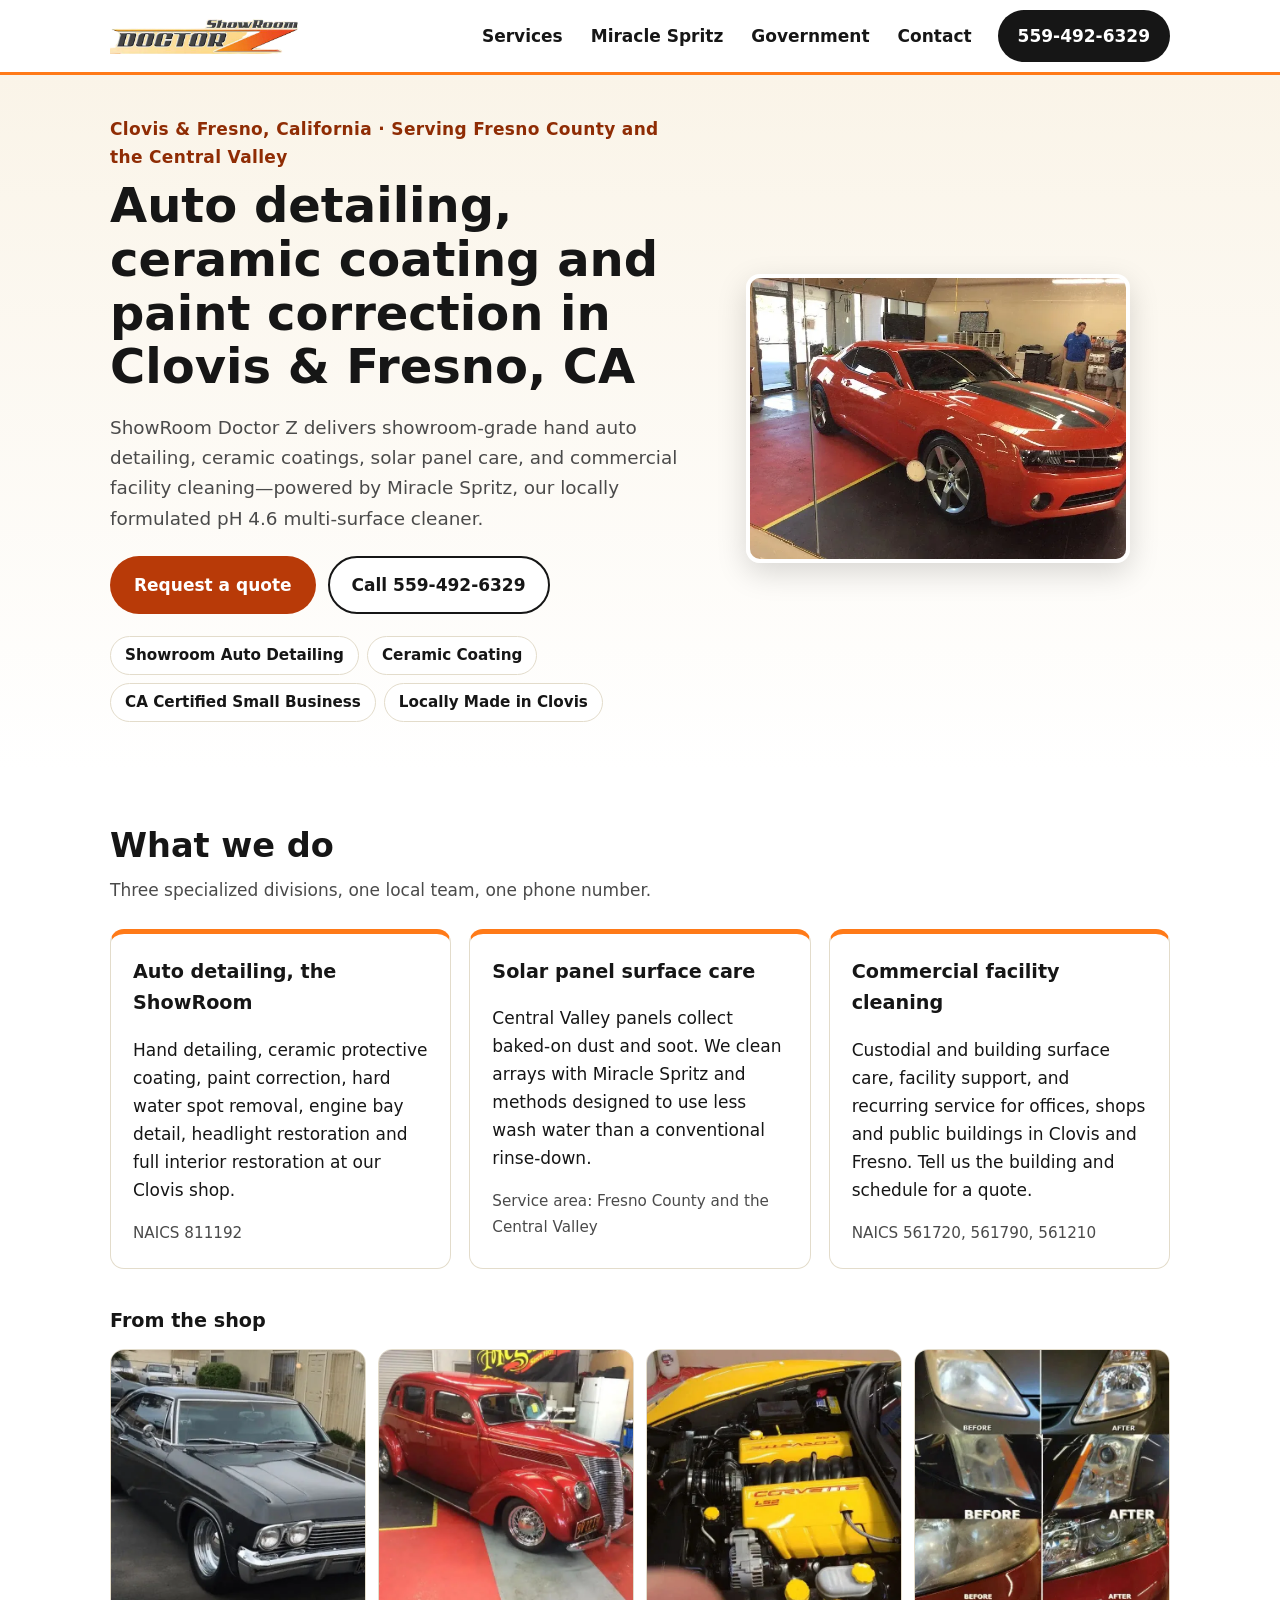
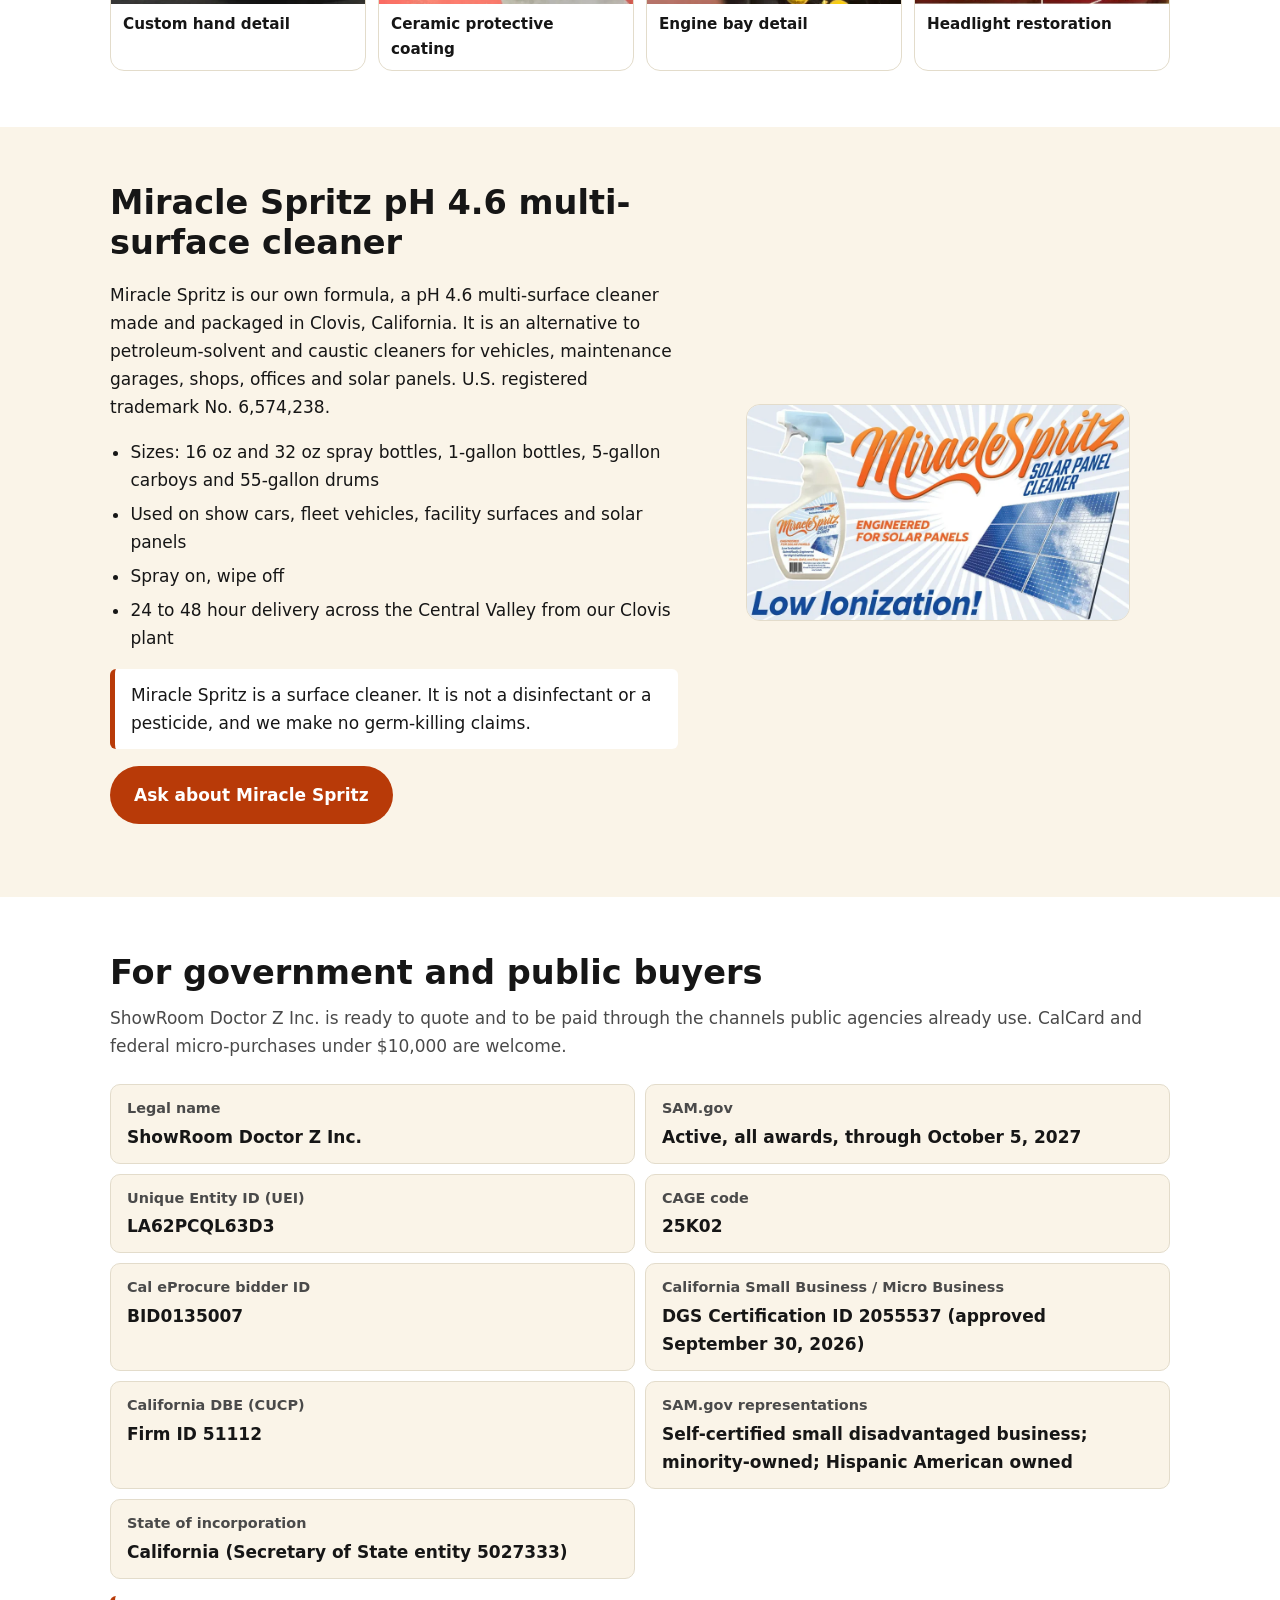
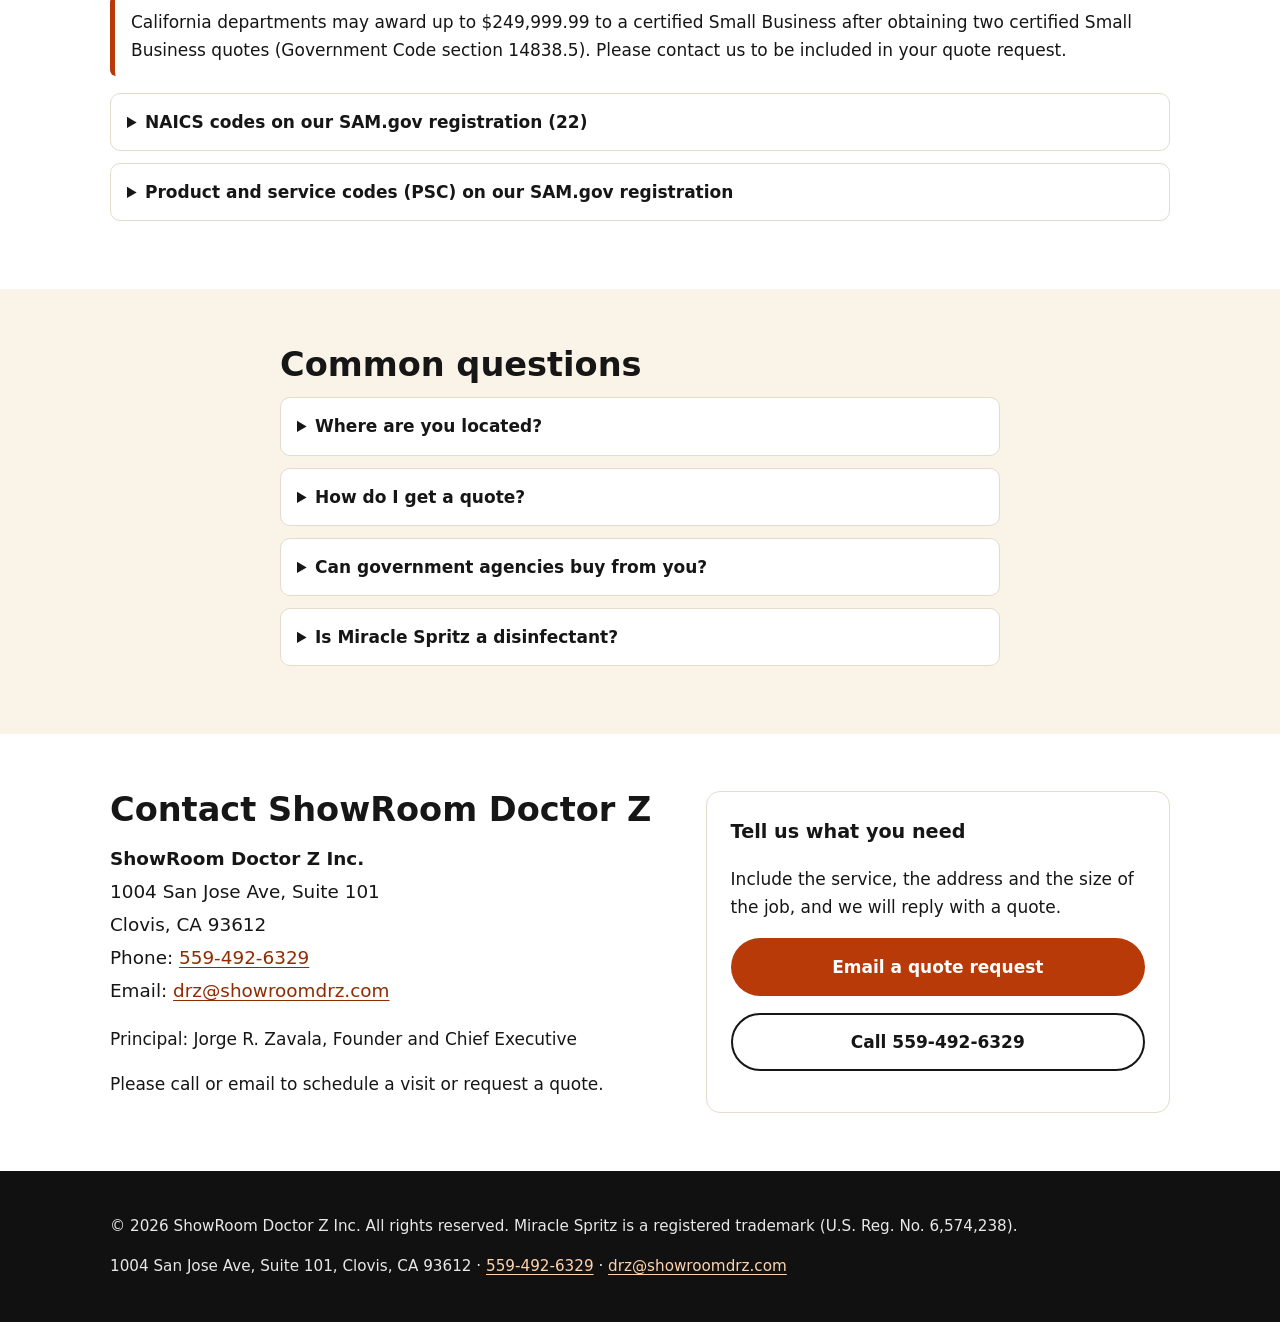
<file: index.html>
<!DOCTYPE html>
<html lang="en-US">
<head>
<meta charset="utf-8">
<meta name="viewport" content="width=device-width, initial-scale=1">
<title>ShowRoom Doctor Z | Auto Detailing, Ceramic Coating &amp; Paint Correction in Clovis &amp; Fresno, CA</title>
<meta name="description" content="ShowRoom Doctor Z in Clovis &amp; Fresno, CA: hand auto detailing, ceramic coating, paint correction, interior restoration, solar panel care, and Miracle Spritz pH 4.6 surface cleaner. Call 559-492-6329.">
<meta name="keywords" content="auto detailing Clovis CA, car detailing Fresno CA, ceramic coating Clovis, paint correction Fresno, interior car detailing, headlight restoration, engine bay detail, Miracle Spritz">
<link rel="canonical" href="https://showroomdrz.com/">
<meta name="robots" content="index, follow, max-image-preview:large">
<meta name="theme-color" content="#111111">
<meta name="geo.region" content="US-CA">
<meta name="geo.placename" content="Clovis">
<meta property="og:type" content="website">
<meta property="og:site_name" content="ShowRoom Doctor Z">
<meta property="og:title" content="ShowRoom Doctor Z | Auto Detailing, Ceramic Coating &amp; Paint Correction in Clovis &amp; Fresno, CA">
<meta property="og:description" content="Hand auto detailing, ceramic coating, paint correction, interior restoration, solar panel care, and Miracle Spritz pH 4.6 cleaner in Clovis and Fresno, CA.">
<meta property="og:url" content="https://showroomdrz.com/">
<meta property="og:image" content="https://showroomdrz.com/images/og-image.jpg">
<meta property="og:image:width" content="1200">
<meta property="og:image:height" content="630">
<meta property="og:image:alt" content="ShowRoom Doctor Z logo - Auto detailing, ceramic coating and surface care in Clovis and Fresno, California">
<meta property="og:locale" content="en_US">
<meta name="twitter:card" content="summary_large_image">
<meta name="twitter:title" content="ShowRoom Doctor Z | Auto Detailing &amp; Ceramic Coating in Clovis &amp; Fresno, CA">
<meta name="twitter:description" content="Hand auto detailing, ceramic coating, paint correction, solar panel care and Miracle Spritz pH 4.6 cleaner.">
<meta name="twitter:image" content="https://showroomdrz.com/images/og-image.jpg">
<link rel="icon" href="favicon.ico" sizes="any">
<link rel="icon" type="image/png" sizes="32x32" href="favicon-32.png">
<link rel="icon" type="image/png" sizes="192x192" href="favicon-192.png">
<link rel="apple-touch-icon" href="apple-touch-icon.png">
<link rel="stylesheet" href="styles.css">
<script type="application/ld+json">
{
 "@context": "https://schema.org",
 "@graph": [
  {
   "@type": [
    "AutoRepair",
    "LocalBusiness",
    "ProfessionalService"
   ],
   "@id": "https://showroomdrz.com/#business",
   "name": "ShowRoom Doctor Z",
   "legalName": "ShowRoom Doctor Z Inc.",
   "url": "https://showroomdrz.com/",
   "image": "https://showroomdrz.com/images/og-image.jpg",
   "logo": "https://showroomdrz.com/images/showroom-doctor-z-logo.png",
   "description": "Premier auto detailing, ceramic coating, paint correction, and interior restoration in Clovis and Fresno, CA. Also offering solar panel surface care, commercial facility cleaning, and Miracle Spritz pH 4.6 multi-surface cleaner.",
   "telephone": "+1-559-492-6329",
   "email": "drz@showroomdrz.com",
   "priceRange": "Quote on request",
   "address": {
    "@type": "PostalAddress",
    "streetAddress": "1004 San Jose Ave, Suite 101",
    "addressLocality": "Clovis",
    "addressRegion": "CA",
    "postalCode": "93612",
    "addressCountry": "US"
   },
   "areaServed": [
    {
     "@type": "City",
     "name": "Clovis"
    },
    {
     "@type": "City",
     "name": "Fresno"
    },
    {
     "@type": "AdministrativeArea",
     "name": "Fresno County, California"
    },
    {
     "@type": "AdministrativeArea",
     "name": "California Central Valley"
    }
   ],
   "foundingDate": "2022-04-27",
   "founder": {
    "@type": "Person",
    "name": "Jorge R. Zavala",
    "jobTitle": "Founder and Chief Executive"
   },
   "identifier": [
    {
     "@type": "PropertyValue",
     "name": "SAM.gov Unique Entity ID",
     "value": "LA62PCQL63D3"
    },
    {
     "@type": "PropertyValue",
     "name": "CAGE Code",
     "value": "25K02"
    },
    {
     "@type": "PropertyValue",
     "name": "Cal eProcure Bidder ID",
     "value": "BID0135007"
    },
    {
     "@type": "PropertyValue",
     "name": "California DGS Small Business/Micro Business Certification ID",
     "value": "2055537"
    },
    {
     "@type": "PropertyValue",
     "name": "California DBE (CUCP) Firm ID",
     "value": "51112"
    }
   ],
   "knowsAbout": [
    "Auto detailing",
    "Ceramic coating",
    "Paint correction",
    "Interior detailing",
    "Headlight restoration",
    "Hard water spot removal",
    "Engine bay detailing",
    "Solar panel cleaning",
    "Commercial cleaning",
    "Surface care chemistry"
   ],
   "brand": {
    "@type": "Brand",
    "name": "Miracle Spritz"
   },
   "hasOfferCatalog": {
    "@type": "OfferCatalog",
    "name": "ShowRoom Doctor Z services and products",
    "itemListElement": [
     {
      "@type": "Offer",
      "itemOffered": {
       "@type": "Service",
       "name": "Auto detailing, ceramic coating, paint correction and interior restoration",
       "areaServed": "Clovis and Fresno, California"
      }
     },
     {
      "@type": "Offer",
      "itemOffered": {
       "@type": "Service",
       "name": "Solar panel surface care",
       "areaServed": "California Central Valley"
      }
     },
     {
      "@type": "Offer",
      "itemOffered": {
       "@type": "Service",
       "name": "Commercial facility cleaning and surface care",
       "areaServed": "Clovis and Fresno, California"
      }
     },
     {
      "@type": "Offer",
      "itemOffered": {
       "@type": "Product",
       "name": "Miracle Spritz pH 4.6 Multi-Surface Cleaner",
       "brand": {
        "@type": "Brand",
        "name": "Miracle Spritz"
       }
      }
     }
    ]
   }
  },
  {
   "@type": "WebSite",
   "@id": "https://showroomdrz.com/#website",
   "url": "https://showroomdrz.com/",
   "name": "ShowRoom Doctor Z",
   "publisher": {
    "@id": "https://showroomdrz.com/#business"
   },
   "inLanguage": "en-US"
  },
  {
   "@type": "WebPage",
   "@id": "https://showroomdrz.com/#webpage",
   "url": "https://showroomdrz.com/",
   "name": "ShowRoom Doctor Z | Auto Detailing, Ceramic Coating & Paint Correction in Clovis & Fresno, CA",
   "isPartOf": {
    "@id": "https://showroomdrz.com/#website"
   },
   "about": {
    "@id": "https://showroomdrz.com/#business"
   },
   "inLanguage": "en-US"
  },
  {
   "@type": "FAQPage",
   "mainEntity": [
    {
     "@type": "Question",
     "name": "Where is ShowRoom Doctor Z located?",
     "acceptedAnswer": {
      "@type": "Answer",
      "text": "ShowRoom Doctor Z Inc. is at 1004 San Jose Ave, Suite 101, Clovis, California 93612. We serve Clovis, Fresno and the California Central Valley."
     }
    },
    {
     "@type": "Question",
     "name": "Is ShowRoom Doctor Z registered to do business with government agencies?",
     "acceptedAnswer": {
      "@type": "Answer",
      "text": "Yes. ShowRoom Doctor Z Inc. has an active SAM.gov registration for all awards (UEI LA62PCQL63D3, CAGE 25K02), is a California DGS certified Small Business/Micro Business (ID 2055537), and a California DBE (Firm ID 51112)."
     }
    },
    {
     "@type": "Question",
     "name": "How do I request a quote?",
     "acceptedAnswer": {
      "@type": "Answer",
      "text": "Call 559-492-6329 or email drz@showroomdrz.com with the service you need, the address and the size of the vehicle, array or space."
     }
    }
   ]
  }
 ]
}
</script>
</head>
<body>
<a class="skip" href="#main">Skip to main content</a>
<header class="site-header">
 <div class="wrap bar">
  <a class="brand" href="#top" aria-label="ShowRoom Doctor Z, home"><img src="images/showroom-doctor-z-logo.png" width="300" height="55" alt="ShowRoom Doctor Z"></a>
  <nav aria-label="Main">
   <ul>
    <li><a href="#services">Services</a></li>
    <li><a href="#miracle-spritz">Miracle Spritz</a></li>
    <li><a href="#government">Government</a></li>
    <li><a href="#contact">Contact</a></li>
   </ul>
  </nav>
  <a class="btn btn-call" href="tel:+15594926329"><span class="sr">Call </span>559-492-6329</a>
 </div>
</header>

<main id="main">
<section class="hero" id="top" aria-labelledby="h1">
 <div class="wrap hero-grid">
  <div>
   <p class="eyebrow">Clovis &amp; Fresno, California &middot; Serving Fresno County and the Central Valley</p>
   <h1 id="h1">Auto detailing, ceramic coating and paint correction in Clovis &amp; Fresno, CA</h1>
   <p class="lead">ShowRoom Doctor Z delivers showroom-grade hand auto detailing, ceramic coatings, solar panel care, and commercial facility cleaning—powered by Miracle Spritz, our locally formulated pH 4.6 multi-surface cleaner.</p>
   <p class="cta">
    <a class="btn btn-primary" href="mailto:drz@showroomdrz.com?subject=Quote%20request%20from%20showroomdrz.com">Request a quote</a>
    <a class="btn btn-secondary" href="tel:+15594926329">Call 559-492-6329</a>
   </p>
   <ul class="chips" aria-label="Credentials">
    <li>Showroom Auto Detailing</li><li>Ceramic Coating</li><li>CA Certified Small Business</li><li>Locally Made in Clovis</li>
   </ul>
  </div>
  <figure class="hero-fig">
   <img src="images/showroom-bay.webp" width="680" height="508" alt="A detailed orange sports car on the red-and-yellow floor of the ShowRoom Doctor Z bay in Clovis" fetchpriority="high">
  </figure>
 </div>
</section>

<section id="services" class="section" aria-labelledby="h-services">
 <div class="wrap">
  <h2 id="h-services">What we do</h2>
  <p class="sub">Three specialized divisions, one local team, one phone number.</p>
  <div class="cards">
   <article class="card">
    <h3>Auto detailing, the ShowRoom</h3>
    <p>Hand detailing, ceramic protective coating, paint correction, hard water spot removal, engine bay detail, headlight restoration and full interior restoration at our Clovis shop.</p>
    <p class="meta">NAICS 811192</p>
   </article>
   <article class="card">
    <h3>Solar panel surface care</h3>
    <p>Central Valley panels collect baked-on dust and soot. We clean arrays with Miracle Spritz and methods designed to use less wash water than a conventional rinse-down.</p>
    <p class="meta">Service area: Fresno County and the Central Valley</p>
   </article>
   <article class="card">
    <h3>Commercial facility cleaning</h3>
    <p>Custodial and building surface care, facility support, and recurring service for offices, shops and public buildings in Clovis and Fresno. Tell us the building and schedule for a quote.</p>
    <p class="meta">NAICS 561720, 561790, 561210</p>
   </article>
  </div>

  <h3 class="gallery-h">From the shop</h3>
  <ul class="gallery">
   <li><img loading="lazy" src="images/hand-detail.webp" width="600" height="600" alt="Black classic car after a custom hand detail"><span>Custom hand detail</span></li>
   <li><img loading="lazy" src="images/ceramic-coating.webp" width="600" height="600" alt="Red vintage sedan with a glossy ceramic protective coating"><span>Ceramic protective coating</span></li>
   <li><img loading="lazy" src="images/engine-detail.webp" width="600" height="600" alt="Clean yellow engine cover of a sports car after engine bay detail"><span>Engine bay detail</span></li>
   <li><img loading="lazy" src="images/headlight-restoration.webp" width="600" height="600" alt="Before and after photos of restored foggy headlights"><span>Headlight restoration</span></li>
  </ul>
 </div>
</section>

<section id="miracle-spritz" class="section alt" aria-labelledby="h-ms">
 <div class="wrap two">
  <div>
   <h2 id="h-ms">Miracle Spritz pH 4.6 multi-surface cleaner</h2>
   <p>Miracle Spritz is our own formula, a pH 4.6 multi-surface cleaner made and packaged in Clovis, California. It is an alternative to petroleum-solvent and caustic cleaners for vehicles, maintenance garages, shops, offices and solar panels. U.S. registered trademark No. 6,574,238.</p>
   <ul class="ticks">
    <li>Sizes: 16 oz and 32 oz spray bottles, 1-gallon bottles, 5-gallon carboys and 55-gallon drums</li>
    <li>Used on show cars, fleet vehicles, facility surfaces and solar panels</li>
    <li>Spray on, wipe off</li>
    <li>24 to 48 hour delivery across the Central Valley from our Clovis plant</li>
   </ul>
   <p class="note">Miracle Spritz is a surface cleaner. It is not a disinfectant or a pesticide, and we make no germ-killing claims.</p>
   <p><a class="btn btn-primary" href="mailto:drz@showroomdrz.com?subject=Miracle%20Spritz%20order%20or%20pricing">Ask about Miracle Spritz</a></p>
  </div>
  <figure>
   <img loading="lazy" src="images/miracle-spritz-solar-panel-cleaner.webp" width="900" height="506" alt="Miracle Spritz Solar Panel Cleaner spray bottle next to a solar panel">
  </figure>
 </div>
</section>

<section id="government" class="section" aria-labelledby="h-gov">
 <div class="wrap">
  <h2 id="h-gov">For government and public buyers</h2>
  <p class="sub">ShowRoom Doctor Z Inc. is ready to quote and to be paid through the channels public agencies already use. CalCard and federal micro-purchases under $10,000 are welcome.</p>
  <div class="ids">
   <dl>
    <div><dt>Legal name</dt><dd>ShowRoom Doctor Z Inc.</dd></div>
    <div><dt>SAM.gov</dt><dd>Active, all awards, through October 5, 2027</dd></div>
    <div><dt>Unique Entity ID (UEI)</dt><dd>LA62PCQL63D3</dd></div>
    <div><dt>CAGE code</dt><dd>25K02</dd></div>
    <div><dt>Cal eProcure bidder ID</dt><dd>BID0135007</dd></div>
    <div><dt>California Small Business / Micro Business</dt><dd>DGS Certification ID 2055537 (approved September 30, 2026)</dd></div>
    <div><dt>California DBE (CUCP)</dt><dd>Firm ID 51112</dd></div>
    <div><dt>SAM.gov representations</dt><dd>Self-certified small disadvantaged business; minority-owned; Hispanic American owned</dd></div>
    <div><dt>State of incorporation</dt><dd>California (Secretary of State entity 5027333)</dd></div>
   </dl>
  </div>
  <p class="note">California departments may award up to $249,999.99 to a certified Small Business after obtaining two certified Small Business quotes (Government Code section 14838.5). Please contact us to be included in your quote request.</p>

  <details class="codes">
   <summary>NAICS codes on our SAM.gov registration (22)</summary>
   <table>
    <caption>NAICS codes</caption>
    <thead><tr><th scope="col">Code</th><th scope="col">Industry</th></tr></thead>
    <tbody>
<tr><th scope="row">325611</th><td>Soap and Other Detergent Manufacturing <strong>(primary)</strong></td></tr>
<tr><th scope="row">325612</th><td>Polish and Other Sanitation Good Manufacturing</td></tr>
<tr><th scope="row">325998</th><td>All Other Miscellaneous Chemical Product and Preparation Manufacturing</td></tr>
<tr><th scope="row">424690</th><td>Other Chemical and Allied Products Merchant Wholesalers</td></tr>
<tr><th scope="row">423850</th><td>Service Establishment Equipment and Supplies Merchant Wholesalers</td></tr>
<tr><th scope="row">811192</th><td>Car Washes</td></tr>
<tr><th scope="row">561720</th><td>Janitorial Services</td></tr>
<tr><th scope="row">561790</th><td>Other Services to Buildings and Dwellings</td></tr>
<tr><th scope="row">561210</th><td>Facilities Support Services</td></tr>
<tr><th scope="row">561990</th><td>All Other Support Services</td></tr>
<tr><th scope="row">541330</th><td>Engineering Services</td></tr>
<tr><th scope="row">541715</th><td>Research and Development in the Physical, Engineering, and Life Sciences (except Nanotechnology and Biotechnology)</td></tr>
<tr><th scope="row">541620</th><td>Environmental Consulting Services</td></tr>
<tr><th scope="row">541690</th><td>Other Scientific and Technical Consulting Services</td></tr>
<tr><th scope="row">541611</th><td>Administrative Management and General Management Consulting Services</td></tr>
<tr><th scope="row">541511</th><td>Custom Computer Programming Services</td></tr>
<tr><th scope="row">541512</th><td>Computer Systems Design Services</td></tr>
<tr><th scope="row">541513</th><td>Computer Facilities Management Services</td></tr>
<tr><th scope="row">541519</th><td>Other Computer Related Services</td></tr>
<tr><th scope="row">513210</th><td>Software Publishers</td></tr>
<tr><th scope="row">518210</th><td>Computing Infrastructure Providers, Data Processing, Web Hosting, and Related Services</td></tr>
<tr><th scope="row">334118</th><td>Computer Terminal and Other Computer Peripheral Equipment Manufacturing</td></tr>
    </tbody>
   </table>
  </details>
  <details class="codes">
   <summary>Product and service codes (PSC) on our SAM.gov registration</summary>
   <table>
    <caption>PSC codes</caption>
    <thead><tr><th scope="col">Code</th><th scope="col">Title</th></tr></thead>
    <tbody>
<tr><th scope="row">6810</th><td>Chemicals</td></tr>
<tr><th scope="row">6850</th><td>Miscellaneous Chemical Specialties</td></tr>
<tr><th scope="row">7930</th><td>Cleaning and Polishing Compounds and Preparations</td></tr>
<tr><th scope="row">S201</th><td>Housekeeping: Custodial Janitorial</td></tr>
<tr><th scope="row">S299</th><td>Housekeeping: Other</td></tr>
<tr><th scope="row">B544</th><td>Special Studies/Analysis: Technology</td></tr>
<tr><th scope="row">R408</th><td>Support, Professional: Program Management/Support</td></tr>
<tr><th scope="row">R425</th><td>Support, Professional: Engineering/Technical</td></tr>
<tr><th scope="row">R499</th><td>Support, Professional: Other</td></tr>
    </tbody>
   </table>
  </details>
 </div>
</section>

<section id="faq" class="section alt" aria-labelledby="h-faq">
 <div class="wrap narrow">
  <h2 id="h-faq">Common questions</h2>
  <details><summary>Where are you located?</summary><p>1004 San Jose Ave, Suite 101, Clovis, California 93612. We serve Clovis, Fresno and the California Central Valley.</p></details>
  <details><summary>How do I get a quote?</summary><p>Call 559-492-6329 or email drz@showroomdrz.com with the service you need, the address, and the size of the vehicle, array or space.</p></details>
  <details><summary>Can government agencies buy from you?</summary><p>Yes. We are active in SAM.gov for all awards and are a California certified Small Business and DBE. Our identifiers are listed above.</p></details>
  <details><summary>Is Miracle Spritz a disinfectant?</summary><p>No. Miracle Spritz is a pH 4.6 multi-surface cleaner. It is not a disinfectant or a pesticide, and we make no germ-killing claims.</p></details>
 </div>
</section>

<section id="contact" class="section contact" aria-labelledby="h-contact">
 <div class="wrap two">
  <div>
   <h2 id="h-contact">Contact ShowRoom Doctor Z</h2>
   <address>
    <strong>ShowRoom Doctor Z Inc.</strong><br>
    1004 San Jose Ave, Suite 101<br>
    Clovis, CA 93612<br>
    Phone: <a href="tel:+15594926329">559-492-6329</a><br>
    Email: <a href="mailto:drz@showroomdrz.com">drz@showroomdrz.com</a>
   </address>
   <p>Principal: Jorge R. Zavala, Founder and Chief Executive</p>
   <p>Please call or email to schedule a visit or request a quote.</p>
  </div>
  <div class="cta-box">
   <h3>Tell us what you need</h3>
   <p>Include the service, the address and the size of the job, and we will reply with a quote.</p>
   <p><a class="btn btn-primary" href="mailto:drz@showroomdrz.com?subject=Quote%20request%20from%20showroomdrz.com&amp;body=Service%20needed%3A%0AAddress%3A%0ASize%20of%20vehicle%2C%20array%20or%20space%3A%0APreferred%20date%3A%0AYour%20name%20and%20phone%3A">Email a quote request</a></p>
   <p><a class="btn btn-secondary" href="tel:+15594926329">Call 559-492-6329</a></p>
  </div>
 </div>
</section>
</main>

<footer class="site-footer">
 <div class="wrap">
  <p>&copy; 2026 ShowRoom Doctor Z Inc. All rights reserved. Miracle Spritz is a registered trademark (U.S. Reg. No. 6,574,238).</p>
  <p>1004 San Jose Ave, Suite 101, Clovis, CA 93612 &middot; <a href="tel:+15594926329">559-492-6329</a> &middot; <a href="mailto:drz@showroomdrz.com">drz@showroomdrz.com</a></p>
 </div>
</footer>
</body>
</html>
</file>
<file: styles.css>
:root{--ink:#161616;--muted:#4a4a4a;--bg:#fff;--cream:#faf4e8;--orange:#b83a08;--orange-d:#8f2c04;--hot:#ff7a18;--line:#e3dccb;--r:14px}
*{box-sizing:border-box}
html{scroll-behavior:smooth;scroll-padding-top:84px}
@media (prefers-reduced-motion:reduce){html{scroll-behavior:auto}*{transition:none!important}}
body{margin:0;font:1.0625rem/1.65 system-ui,-apple-system,"Segoe UI",Roboto,Helvetica,Arial,sans-serif;color:var(--ink);background:var(--bg)}
img{max-width:100%;height:auto;display:block}
a{color:var(--orange-d);text-underline-offset:3px}
a:hover{color:#5c1b00}
:focus-visible{outline:3px solid #0b57d0;outline-offset:3px;border-radius:4px}
.sr{position:absolute;width:1px;height:1px;overflow:hidden;clip:rect(0 0 0 0);white-space:nowrap}
.skip{position:absolute;left:-999px;top:8px;background:#000;color:#fff;padding:10px 16px;z-index:100;border-radius:6px}
.skip:focus{left:8px}
.wrap{max-width:1100px;margin:0 auto;padding:0 20px}
.narrow{max-width:760px}
.site-header{position:sticky;top:0;background:#fff;border-bottom:3px solid var(--hot);z-index:50}
.bar{display:flex;align-items:center;gap:14px;flex-wrap:wrap;padding-top:10px;padding-bottom:10px}
.brand img{width:190px;height:auto}
nav{margin-left:auto}
nav ul{list-style:none;margin:0;padding:0;display:flex;gap:4px;flex-wrap:wrap}
nav a{display:block;padding:10px 12px;color:var(--ink);text-decoration:none;font-weight:600;border-radius:8px;min-height:44px}
nav a:hover{background:var(--cream)}
.btn{display:inline-block;padding:13px 22px;border-radius:999px;font-weight:700;text-decoration:none;min-height:48px;border:2px solid transparent;text-align:center}
.btn-primary{background:var(--orange);color:#fff}
.btn-primary:hover{background:var(--orange-d);color:#fff}
.btn-secondary{background:#fff;color:var(--ink);border-color:var(--ink)}
.btn-secondary:hover{background:var(--ink);color:#fff}
.btn-call{background:var(--ink);color:#fff;padding:10px 18px}
.btn-call:hover{background:#000;color:#fff}
.hero{background:linear-gradient(180deg,var(--cream),#fff);padding:40px 0 48px}
.hero-grid{display:grid;gap:28px;align-items:center}
.eyebrow{color:var(--orange-d);font-weight:700;margin:0 0 8px;letter-spacing:.02em}
h1{font-size:clamp(1.9rem,5.5vw,3rem);line-height:1.12;margin:0 0 16px}
h2{font-size:clamp(1.55rem,4vw,2.1rem);line-height:1.2;margin:0 0 10px}
h3{font-size:1.2rem;margin:0 0 8px}
.lead{font-size:1.15rem;color:var(--muted)}
.cta{display:flex;gap:12px;flex-wrap:wrap;margin:22px 0}
.chips{list-style:none;padding:0;margin:0;display:flex;flex-wrap:wrap;gap:8px}
.chips li{background:#fff;border:1px solid var(--line);border-radius:999px;padding:6px 14px;font-size:.95rem;font-weight:600}
.hero-fig img{border-radius:var(--r);box-shadow:0 10px 30px rgba(0,0,0,.15);border:4px solid #fff}
.section{padding:56px 0}
.section.alt{background:var(--cream)}
.sub{color:var(--muted);margin:0 0 24px}
.cards{display:grid;gap:18px}
.card{background:#fff;border:1px solid var(--line);border-top:5px solid var(--hot);border-radius:var(--r);padding:22px}
.meta{color:var(--muted);font-size:.95rem;margin-bottom:0}
.gallery-h{margin-top:36px}
.gallery{list-style:none;padding:0;margin:12px 0 0;display:grid;grid-template-columns:repeat(2,1fr);gap:12px}
.gallery li{background:#fff;border:1px solid var(--line);border-radius:var(--r);overflow:hidden}
.gallery img{width:100%;aspect-ratio:1/1;object-fit:cover}
.gallery span{display:block;padding:8px 12px;font-weight:600;font-size:.95rem}
.two{display:grid;gap:28px;align-items:center}
.two img{border-radius:var(--r);border:1px solid var(--line);background:#fff}
.ticks{padding-left:1.2em}
.ticks li{margin:6px 0}
.note{background:#fff;border-left:5px solid var(--orange);padding:12px 16px;border-radius:6px}
.ids dl{margin:0;display:grid;gap:10px}
.ids dl div{background:var(--cream);border:1px solid var(--line);border-radius:10px;padding:12px 16px}
.ids dt{font-size:.9rem;color:var(--muted);font-weight:600}
.ids dd{margin:2px 0 0;font-weight:700;overflow-wrap:anywhere}
details{background:#fff;border:1px solid var(--line);border-radius:10px;padding:0 16px;margin:12px 0}
details summary{cursor:pointer;font-weight:700;padding:14px 0;min-height:44px}
details[open] summary{border-bottom:1px solid var(--line);margin-bottom:10px}
details p{margin:0 0 14px}
table{width:100%;border-collapse:collapse;margin-bottom:14px;font-size:.98rem}
caption{position:absolute;left:-999px}
th,td{text-align:left;padding:8px 10px;border-bottom:1px solid var(--line);vertical-align:top}
tbody th{white-space:nowrap;width:1%}
thead th{background:var(--cream)}
.contact address{font-style:normal;font-size:1.15rem;line-height:1.8;margin:12px 0}
.cta-box{background:#fff;border:1px solid var(--line);border-radius:var(--r);padding:24px}
.cta-box .btn{width:100%}
.site-footer{background:#111;color:#e8e8e8;padding:28px 0;font-size:.95rem}
.site-footer a{color:#ffd2ab}
@media (min-width:700px){
 .cards{grid-template-columns:repeat(3,1fr)}
 .gallery{grid-template-columns:repeat(4,1fr)}
 .ids dl{grid-template-columns:repeat(2,1fr)}
 .hero-grid,.two{grid-template-columns:1.1fr .9fr}
}
@media (max-width:640px){nav{order:3;width:100%;margin-left:0}nav ul{justify-content:space-between}.brand img{width:160px}}
@media print{.site-header,.cta,.btn{display:none}}
</file>
